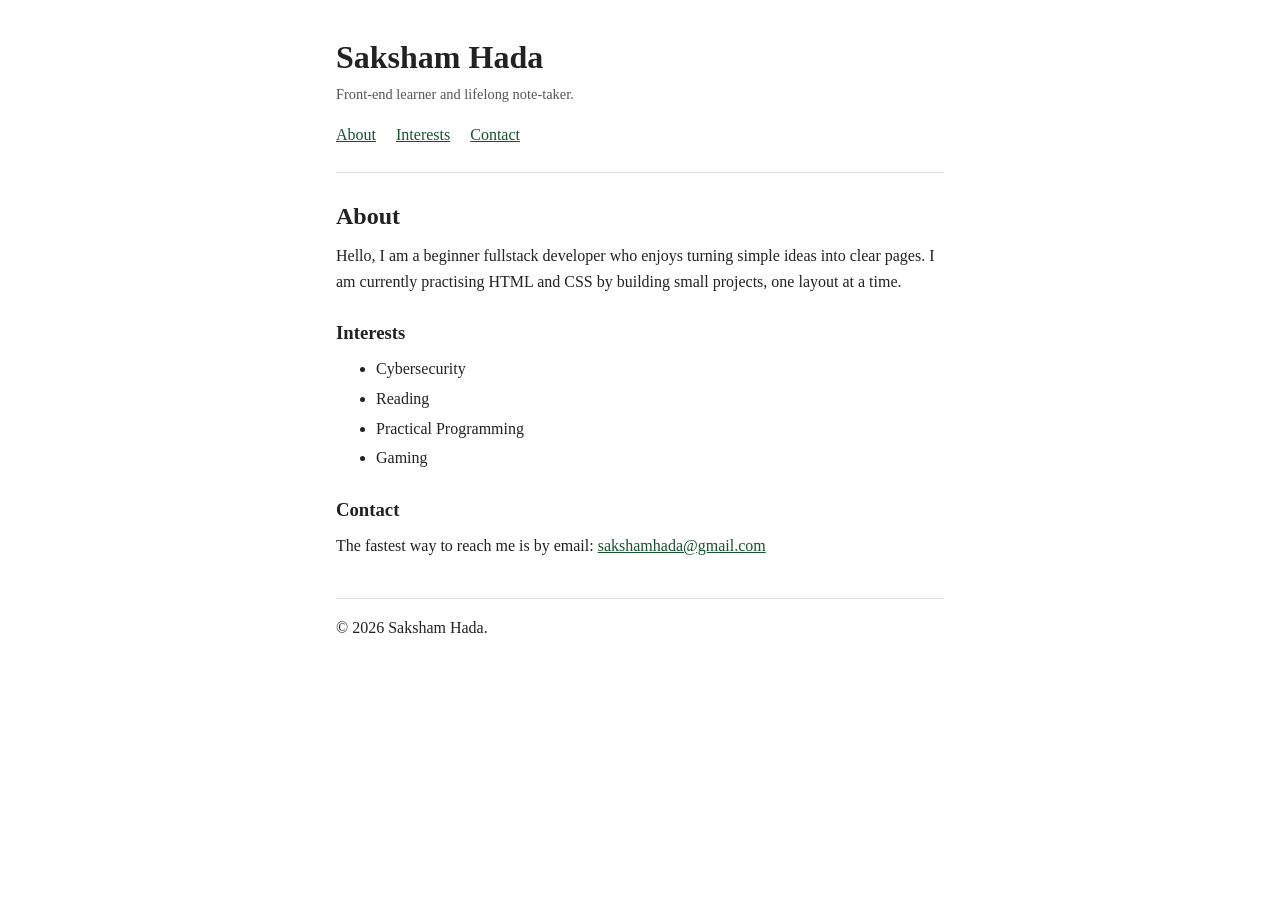
<file: p05-semantic-bio-page/index.html>
<!DOCTYPE html>
<html lang="en">

<head>
  <meta charset="utf-8">
  <meta name="viewport" content="width=device-width, initial-scale=1">
  <title>Saksham Hada — Short Bio</title>
  <link rel="stylesheet" href="style.css">
</head>

<body>
  <header>
    <h1>Saksham Hada</h1>
    <p>Front-end learner and lifelong note-taker.</p>
    <nav>
      <a href="#about">About</a>
      <a href="#interests">Interests</a>
      <a href="#contact">Contact</a>
    </nav>
  </header>

  <main>
    <article id="about">
      <h2>About</h2>
      <p>
        Hello, I am a beginner fullstack developer who enjoys turning simple ideas into
        clear pages. I am currently practising HTML and CSS by building small
        projects, one layout at a time.
      </p>

      <section id="interests">
        <h3>Interests</h3>
        <ul>
          <li>Cybersecurity</li>
          <li>Reading</li>
          <li>Practical Programming</li>
          <li>Gaming</li>
        </ul>
      </section>

      <section id="contact">
        <h3>Contact</h3>
        <p>
          The fastest way to reach me is by email:
          <a href="mailto:your.name@example.com">sakshamhada@gmail.com</a>
        </p>
      </section>
    </article>
  </main>

  <footer>
    <p>&copy; 2026 Saksham Hada.</p>
  </footer>
</body>

</html>
</file>
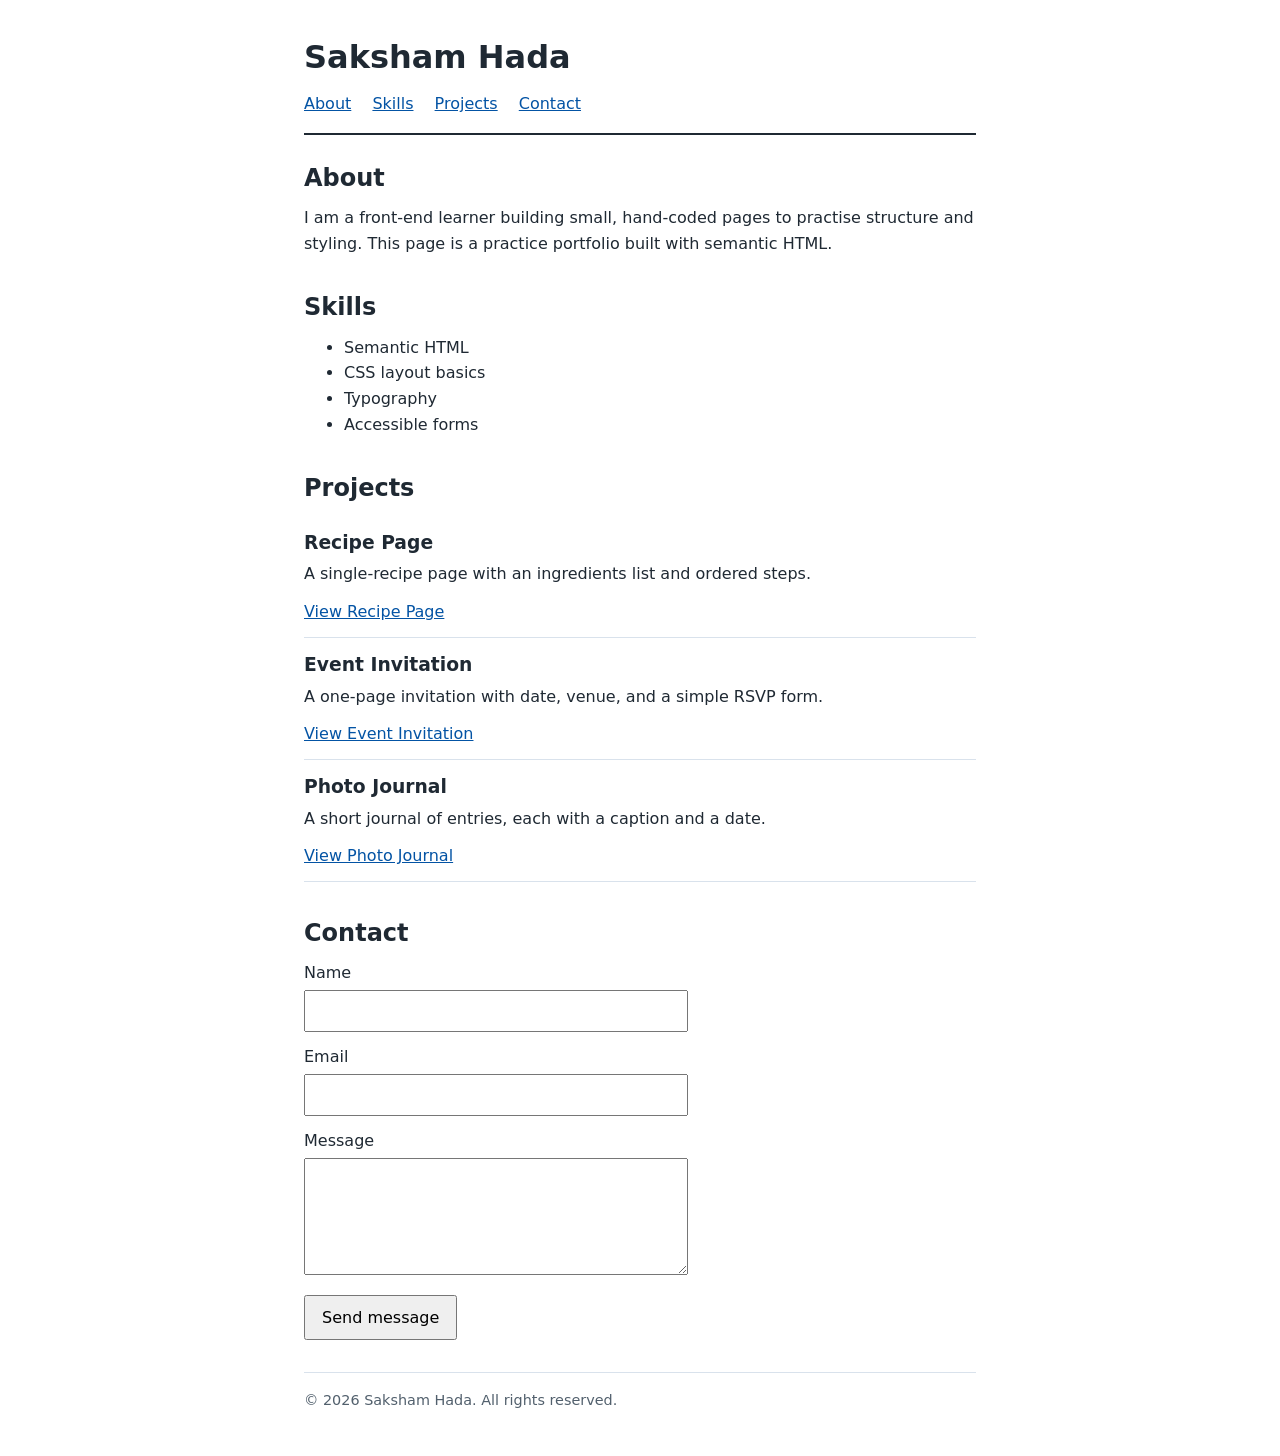
<file: p06-portfolio-structure/index.html>
<!DOCTYPE html>
<html lang="en">

<head>
  <meta charset="utf-8">
  <meta name="viewport" content="width=device-width, initial-scale=1">
  <title>Saksham Hada — Portfolio</title>
  <link rel="stylesheet" href="style.css">
</head>

<body>
  <header>
    <h1>Saksham Hada</h1>
    <nav>
      <a href="#about">About</a>
      <a href="#skills">Skills</a>
      <a href="#projects">Projects</a>
      <a href="#contact">Contact</a>
    </nav>
  </header>

  <main>
    <section id="about">
      <h2>About</h2>
      <p>
        I am a front-end learner building small, hand-coded pages to practise
        structure and styling. This page is a practice portfolio built with
        semantic HTML.
      </p>
    </section>

    <section id="skills">
      <h2>Skills</h2>
      <ul>
        <li>Semantic HTML</li>
        <li>CSS layout basics</li>
        <li>Typography</li>
        <li>Accessible forms</li>
      </ul>
    </section>

    <section id="projects">
      <h2>Projects</h2>

      <article>
        <h3>Recipe Page</h3>
        <p>A single-recipe page with an ingredients list and ordered steps.</p>
        <a href="#projects">View Recipe Page</a>
      </article>

      <article>
        <h3>Event Invitation</h3>
        <p>A one-page invitation with date, venue, and a simple RSVP form.</p>
        <a href="#projects">View Event Invitation</a>
      </article>

      <article>
        <h3>Photo Journal</h3>
        <p>A short journal of entries, each with a caption and a date.</p>
        <a href="#projects">View Photo Journal</a>
      </article>
    </section>

    <section id="contact">
      <h2>Contact</h2>
      <form action="#" method="post">
        <p>
          <label for="name">Name</label>
          <input type="text" id="name" name="name">
        </p>
        <p>
          <label for="email">Email</label>
          <input type="email" id="email" name="email">
        </p>
        <p>
          <label for="message">Message</label>
          <textarea id="message" name="message" rows="4"></textarea>
        </p>
        <button type="submit">Send message</button>
      </form>
    </section>
  </main>

  <footer>
    <p>&copy; 2026 Saksham Hada. All rights reserved.</p>
  </footer>
</body>

</html>
</file>
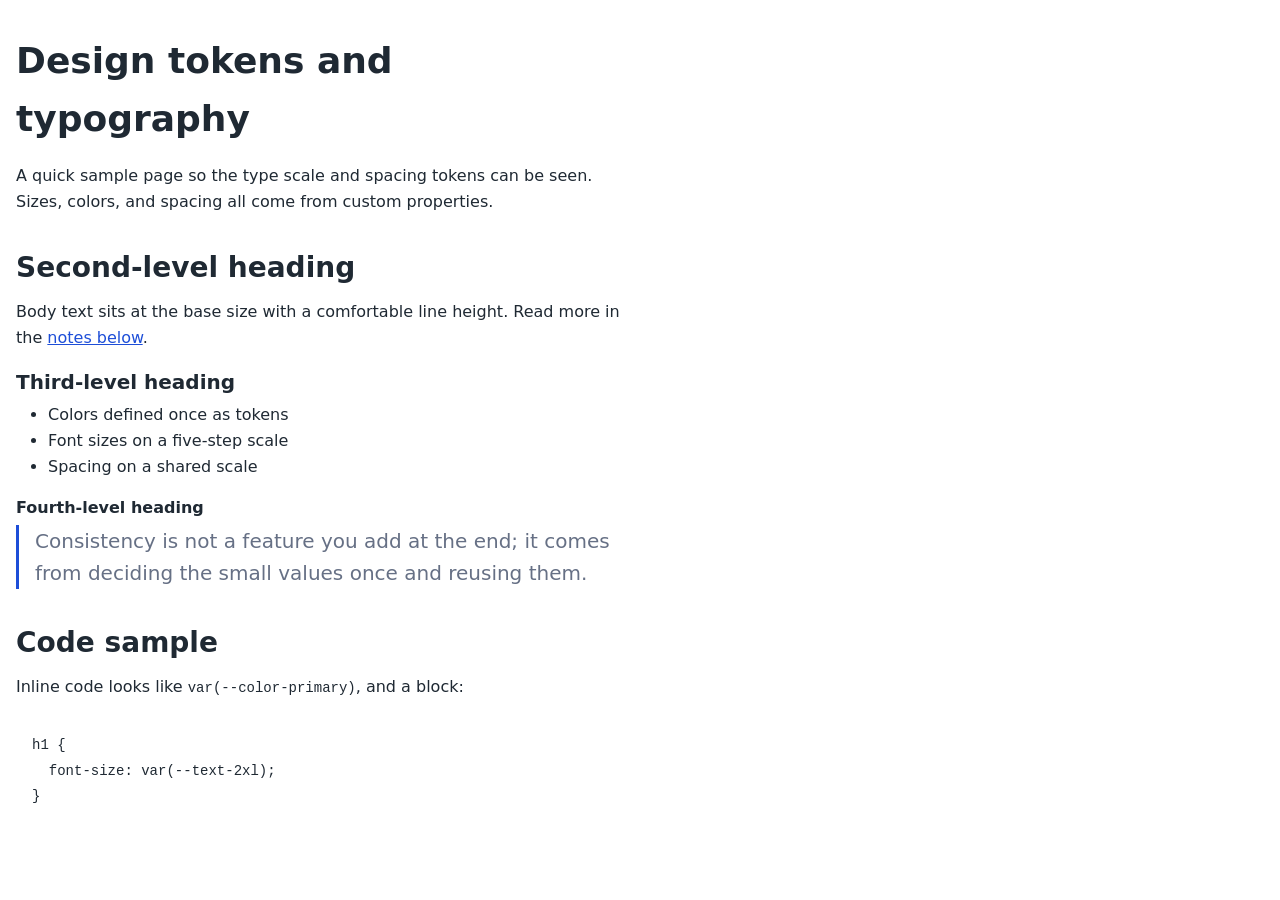
<file: p07-design-tokens-typography/index.html>
<!DOCTYPE html>
<html lang="en">

<head>
  <meta charset="utf-8">
  <meta name="viewport" content="width=device-width, initial-scale=1">
  <title>Saksham Hada — Design Tokens and Typography</title>
  <link rel="stylesheet" href="tokens.css">
  <link rel="stylesheet" href="style.css">
</head>

<body>
  <main>
    <h1>Design tokens and typography</h1>
    <p>
      A quick sample page so the type scale and spacing tokens can be seen.
      Sizes, colors, and spacing all come from custom properties.
    </p>

    <h2>Second-level heading</h2>
    <p>
      Body text sits at the base size with a comfortable line height. Read more
      in the <a href="#code">notes below</a>.
    </p>

    <h3>Third-level heading</h3>
    <ul>
      <li>Colors defined once as tokens</li>
      <li>Font sizes on a five-step scale</li>
      <li>Spacing on a shared scale</li>
    </ul>

    <h4>Fourth-level heading</h4>
    <blockquote>
      Consistency is not a feature you add at the end; it comes from deciding
      the small values once and reusing them.
    </blockquote>

    <h2 id="code">Code sample</h2>
    <p>Inline code looks like <code>var(--color-primary)</code>, and a block:</p>
    <pre><code>h1 {
  font-size: var(--text-2xl);
}</code></pre>
  </main>
</body>

</html>
</file>
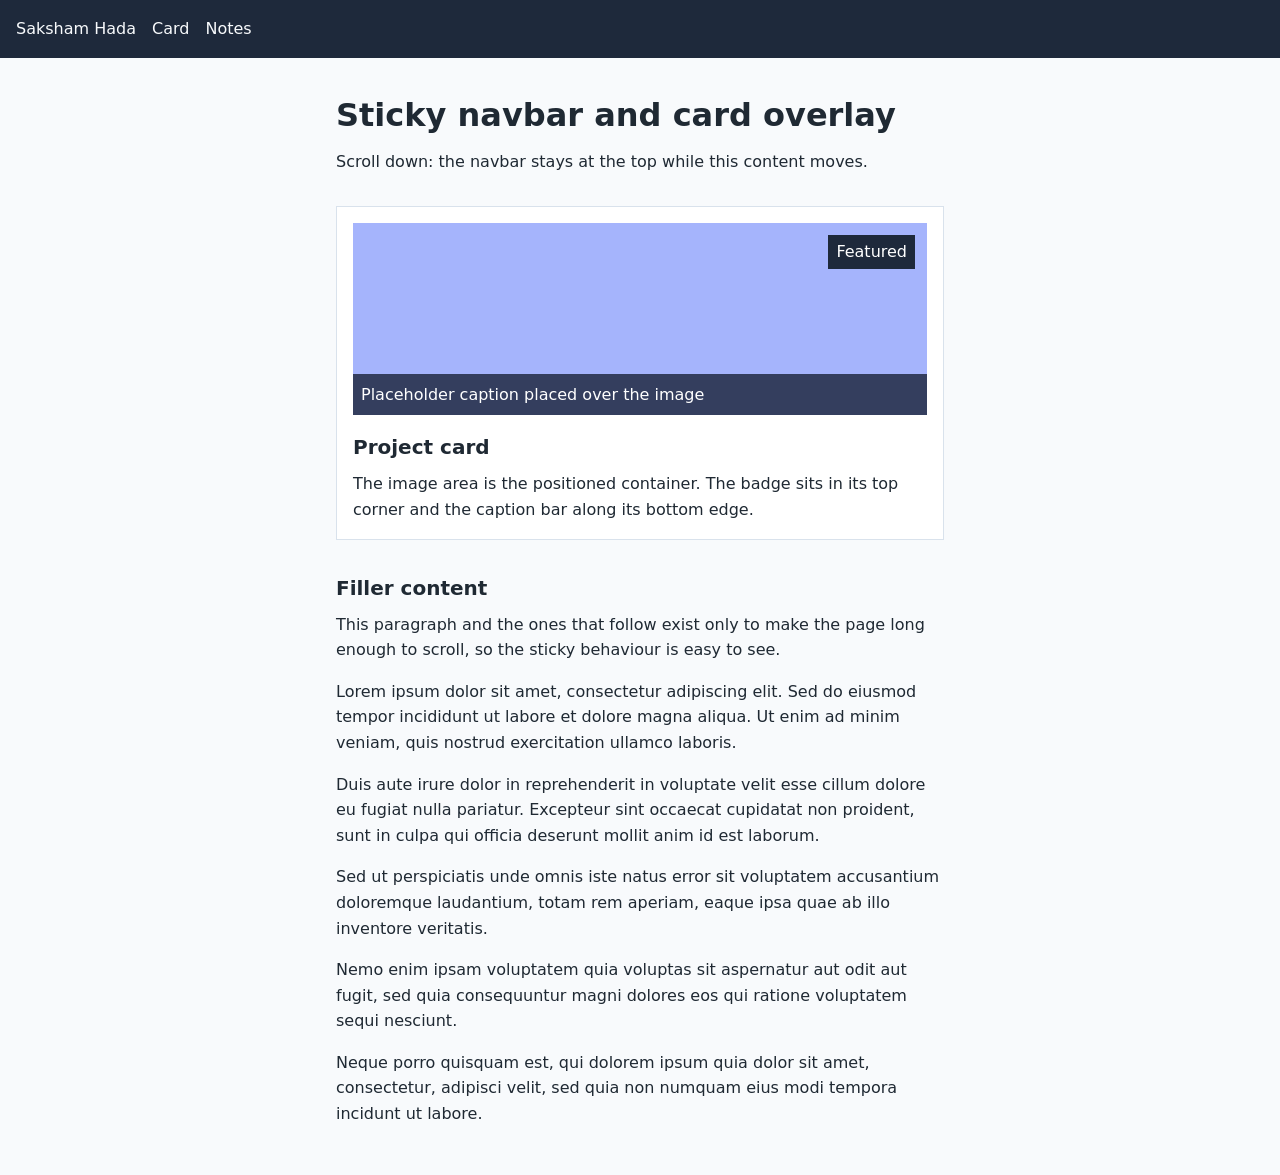
<file: p08-sticky-navbar-card-overlay/index.html>
<!DOCTYPE html>
<html lang="en">

<head>
  <meta charset="utf-8">
  <meta name="viewport" content="width=device-width, initial-scale=1">
  <title>Saksham Hada — Sticky Navbar and Card Overlay</title>
  <link rel="stylesheet" href="style.css">
</head>

<body>
  <header class="navbar">
    <nav>
      <a href="#top">Saksham Hada</a>
      <a href="#card">Card</a>
      <a href="#notes">Notes</a>
    </nav>
  </header>

  <main id="top">
    <h1>Sticky navbar and card overlay</h1>
    <p>Scroll down: the navbar stays at the top while this content moves.</p>

    <article class="card" id="card">
      <div class="card-image" role="img" aria-label="Placeholder colored image area">
        <span class="badge">Featured</span>
        <p class="caption">Placeholder caption placed over the image</p>
      </div>
      <h2>Project card</h2>
      <p>
        The image area is the positioned container. The badge sits in its top
        corner and the caption bar along its bottom edge.
      </p>
    </article>

    <section id="notes">
      <h2>Filler content</h2>
      <p>
        This paragraph and the ones that follow exist only to make the page long
        enough to scroll, so the sticky behaviour is easy to see.
      </p>
      <p>
        Lorem ipsum dolor sit amet, consectetur adipiscing elit. Sed do eiusmod
        tempor incididunt ut labore et dolore magna aliqua. Ut enim ad minim
        veniam, quis nostrud exercitation ullamco laboris.
      </p>
      <p>
        Duis aute irure dolor in reprehenderit in voluptate velit esse cillum
        dolore eu fugiat nulla pariatur. Excepteur sint occaecat cupidatat non
        proident, sunt in culpa qui officia deserunt mollit anim id est laborum.
      </p>
      <p>
        Sed ut perspiciatis unde omnis iste natus error sit voluptatem
        accusantium doloremque laudantium, totam rem aperiam, eaque ipsa quae ab
        illo inventore veritatis.
      </p>
      <p>
        Nemo enim ipsam voluptatem quia voluptas sit aspernatur aut odit aut
        fugit, sed quia consequuntur magni dolores eos qui ratione voluptatem
        sequi nesciunt.
      </p>
      <p>
        Neque porro quisquam est, qui dolorem ipsum quia dolor sit amet,
        consectetur, adipisci velit, sed quia non numquam eius modi tempora
        incidunt ut labore.
      </p>
    </section>
  </main>
</body>

</html>
</file>
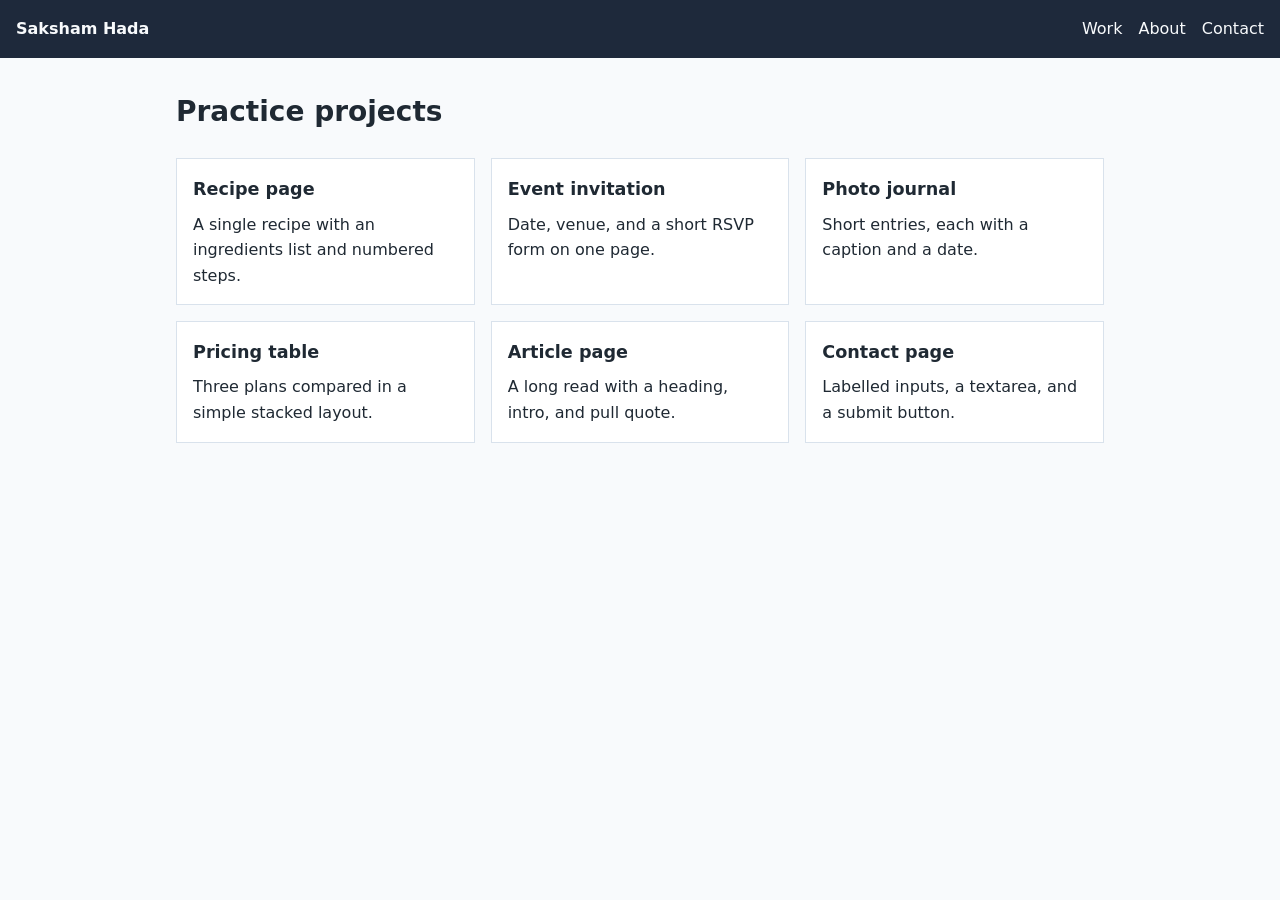
<file: p09-responsive-navbar-card-grid/index.html>
<!DOCTYPE html>
<html lang="en">

<head>
  <meta charset="utf-8">
  <meta name="viewport" content="width=device-width, initial-scale=1">
  <title>Saksham Hada — Responsive Navbar and Card Grid</title>
  <link rel="stylesheet" href="style.css">
</head>

<body>
  <header class="navbar">
    <a class="logo" href="#">Saksham Hada</a>
    <nav class="nav-links">
      <a href="#">Work</a>
      <a href="#">About</a>
      <a href="#">Contact</a>
    </nav>
  </header>

  <main>
    <h1>Practice projects</h1>

    <section class="cards">
      <article class="card">
        <h2>Recipe page</h2>
        <p>A single recipe with an ingredients list and numbered steps.</p>
      </article>
      <article class="card">
        <h2>Event invitation</h2>
        <p>Date, venue, and a short RSVP form on one page.</p>
      </article>
      <article class="card">
        <h2>Photo journal</h2>
        <p>Short entries, each with a caption and a date.</p>
      </article>
      <article class="card">
        <h2>Pricing table</h2>
        <p>Three plans compared in a simple stacked layout.</p>
      </article>
      <article class="card">
        <h2>Article page</h2>
        <p>A long read with a heading, intro, and pull quote.</p>
      </article>
      <article class="card">
        <h2>Contact page</h2>
        <p>Labelled inputs, a textarea, and a submit button.</p>
      </article>
    </section>
  </main>
</body>

</html>
</file>
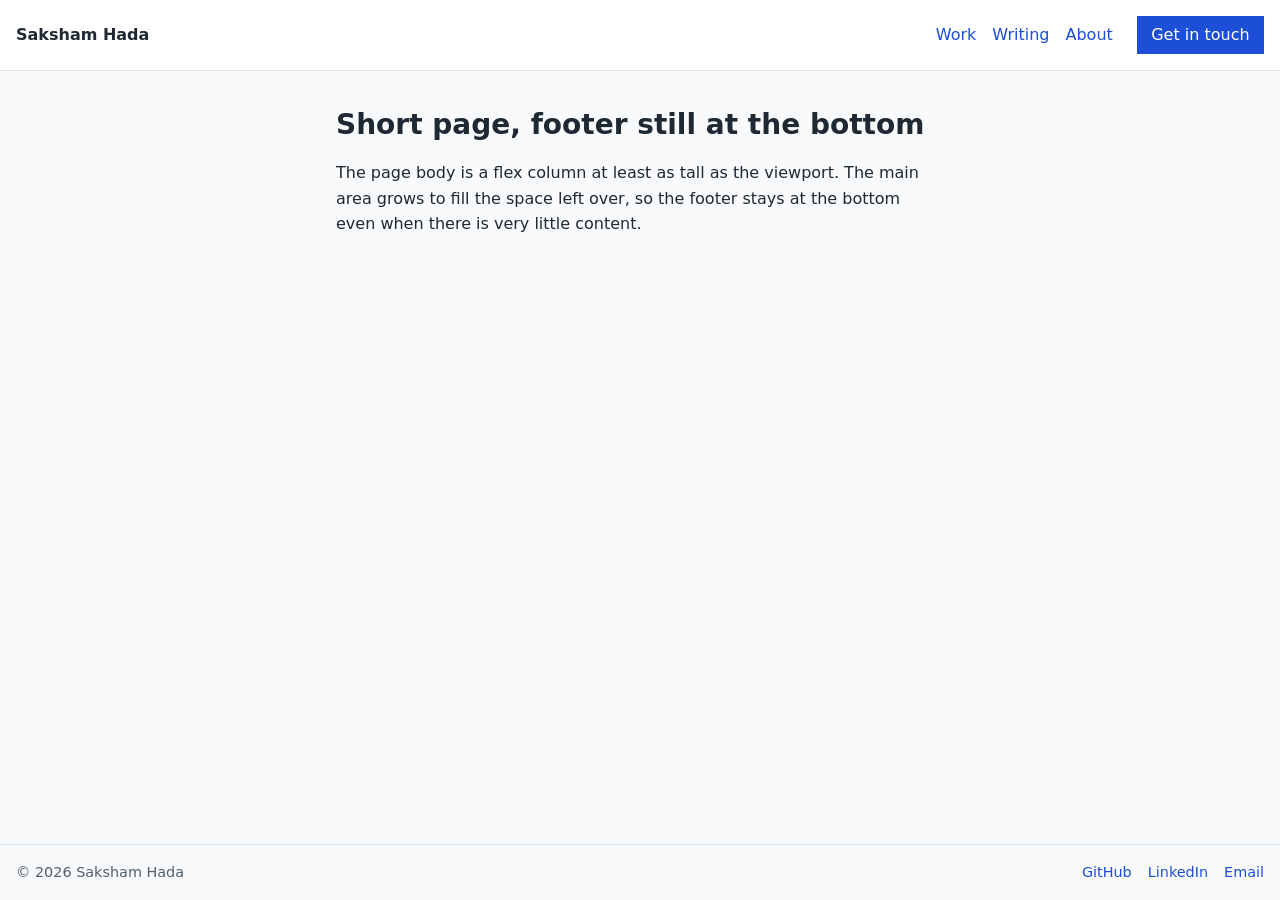
<file: p10-header-footer-flexbox/index.html>
<!DOCTYPE html>
<html lang="en">

<head>
  <meta charset="utf-8">
  <meta name="viewport" content="width=device-width, initial-scale=1">
  <title>Saksham Hada — Header and Footer with Flexbox</title>
  <link rel="stylesheet" href="style.css">
</head>

<body>
  <header class="site-header">
    <a class="logo" href="#">Saksham Hada</a>
    <nav class="site-nav">
      <a href="#">Work</a>
      <a href="#">Writing</a>
      <a href="#">About</a>
    </nav>
    <a class="cta" href="mailto:your.name@example.com">Get in touch</a>
  </header>

  <main>
    <h1>Short page, footer still at the bottom</h1>
    <p>
      The page body is a flex column at least as tall as the viewport. The main
      area grows to fill the space left over, so the footer stays at the bottom
      even when there is very little content.
    </p>
  </main>

  <footer class="site-footer">
    <p>&copy; 2026 Saksham Hada</p>
    <nav class="footer-links">
      <a href="#">GitHub</a>
      <a href="#">LinkedIn</a>
      <a href="#">Email</a>
    </nav>
  </footer>
</body>

</html>
</file>
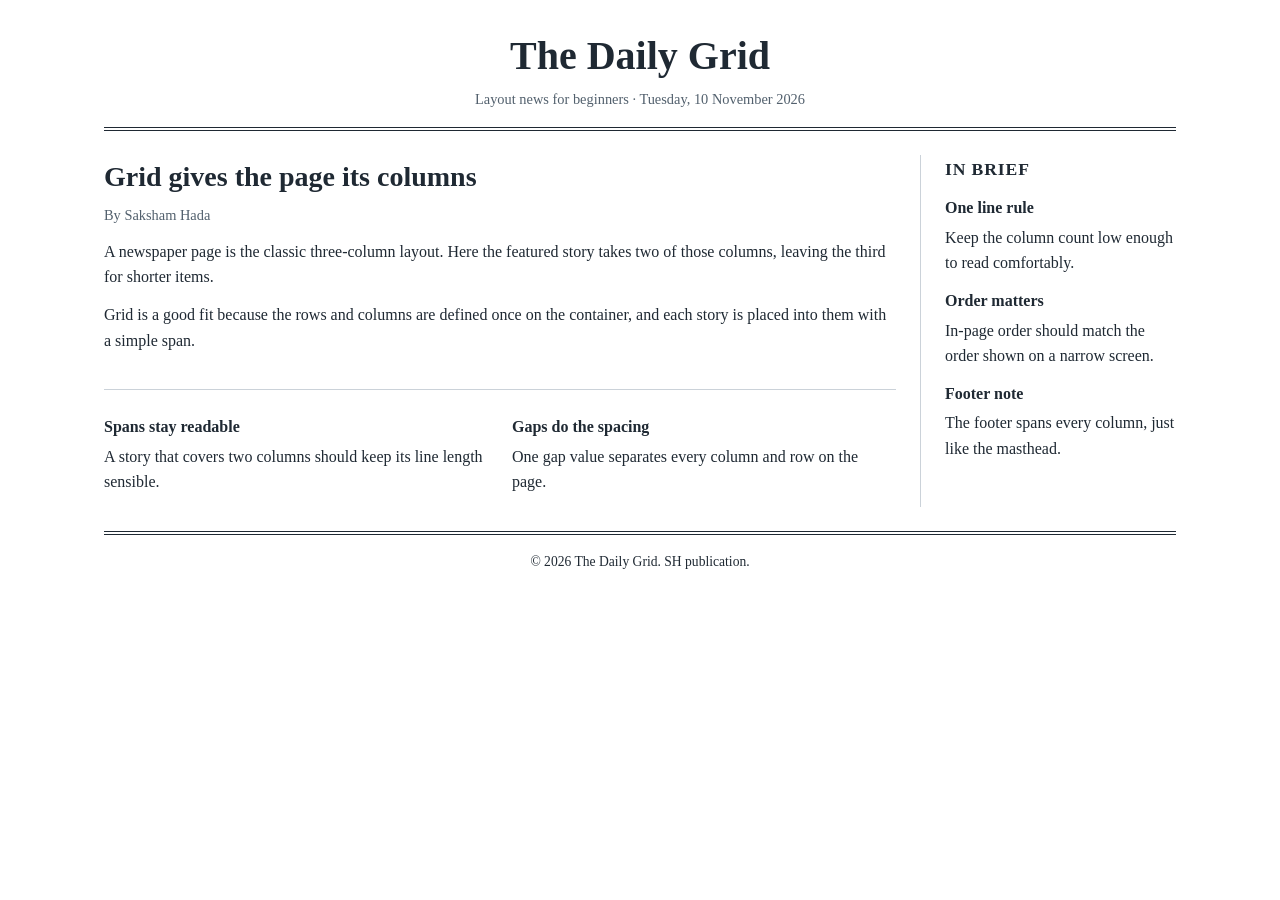
<file: p11-newspaper-grid-layout/index.html>
<!DOCTYPE html>
<html lang="en">

<head>
  <meta charset="utf-8">
  <meta name="viewport" content="width=device-width, initial-scale=1">
  <title>The Daily Grid — Newspaper Layout</title>
  <link rel="stylesheet" href="style.css">
</head>

<body>
  <header class="masthead">
    <h1>The Daily Grid</h1>
    <p class="tagline">Layout news for beginners &middot; Tuesday, 10 November 2026</p>
  </header>

  <main>
    <article class="featured">
      <h2>Grid gives the page its columns</h2>
      <p class="byline">By Saksham Hada</p>
      <p>
        A newspaper page is the classic three-column layout. Here the featured
        story takes two of those columns, leaving the third for shorter items.
      </p>
      <p>
        Grid is a good fit because the rows and columns are defined once on the
        container, and each story is placed into them with a simple span.
      </p>
    </article>

    <article class="story">
      <h3>Spans stay readable</h3>
      <p>A story that covers two columns should keep its line length sensible.</p>
    </article>

    <article class="story">
      <h3>Gaps do the spacing</h3>
      <p>One gap value separates every column and row on the page.</p>
    </article>
  </main>

  <aside class="sidebar">
    <h2>In brief</h2>
    <h3>One line rule</h3>
    <p>Keep the column count low enough to read comfortably.</p>
    <h3>Order matters</h3>
    <p>In-page order should match the order shown on a narrow screen.</p>
    <h3>Footer note</h3>
    <p>The footer spans every column, just like the masthead.</p>
  </aside>

  <footer>
    <p>&copy; 2026 The Daily Grid. SH publication.</p>
  </footer>
</body>

</html>
</file>
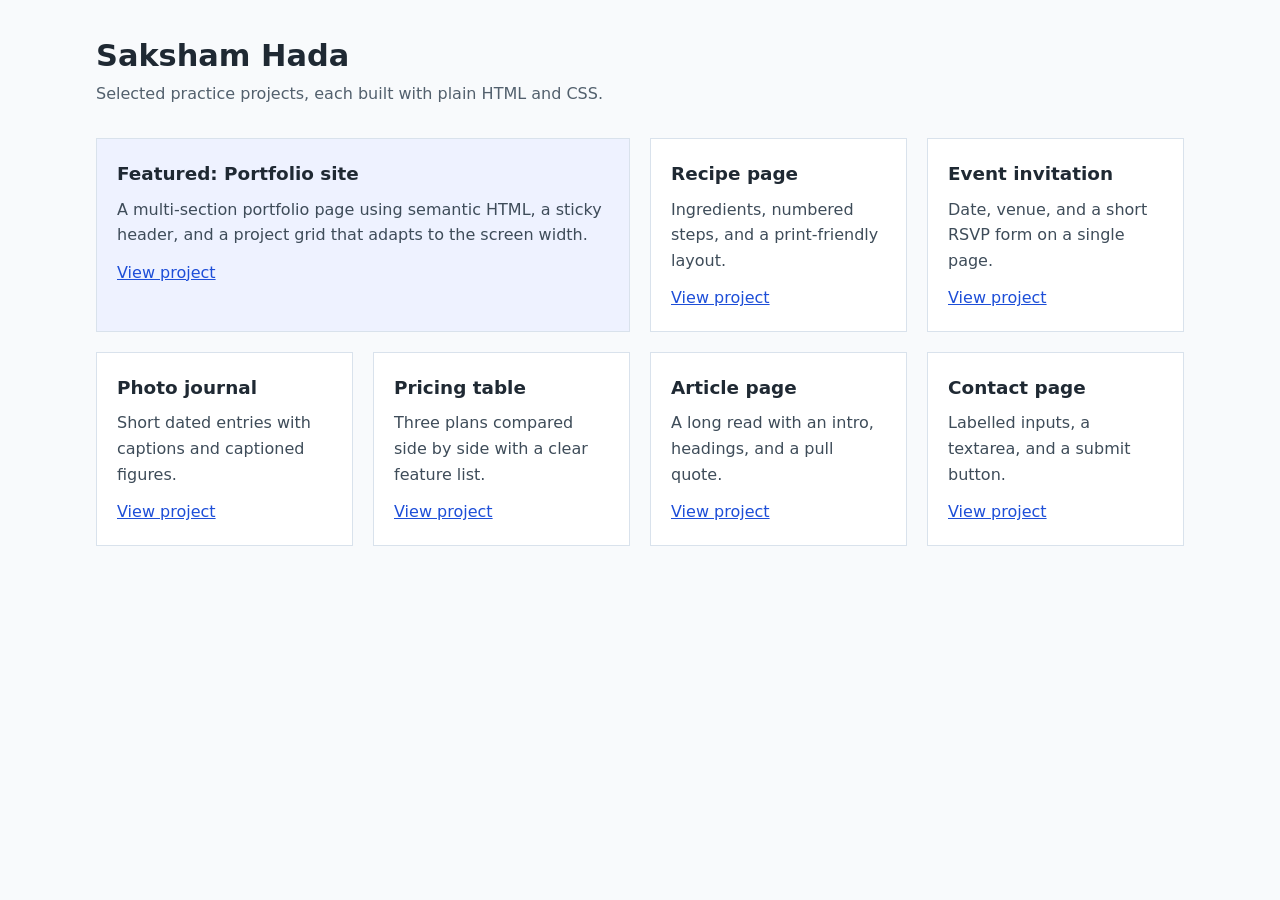
<file: p12-portfolio-projects-grid/index.html>
<!DOCTYPE html>
<html lang="en">

<head>
  <meta charset="utf-8">
  <meta name="viewport" content="width=device-width, initial-scale=1">
  <title>Saksham Hada — Projects Grid</title>
  <link rel="stylesheet" href="style.css">
</head>

<body>
  <header>
    <h1>Saksham Hada</h1>
    <p>Selected practice projects, each built with plain HTML and CSS.</p>
  </header>

  <main class="projects">
    <article class="card featured">
      <h2>Featured: Portfolio site</h2>
      <p>
        A multi-section portfolio page using semantic HTML, a sticky header, and
        a project grid that adapts to the screen width.
      </p>
      <a href="#">View project</a>
    </article>

    <article class="card">
      <h2>Recipe page</h2>
      <p>Ingredients, numbered steps, and a print-friendly layout.</p>
      <a href="#">View project</a>
    </article>

    <article class="card">
      <h2>Event invitation</h2>
      <p>Date, venue, and a short RSVP form on a single page.</p>
      <a href="#">View project</a>
    </article>

    <article class="card">
      <h2>Photo journal</h2>
      <p>Short dated entries with captions and captioned figures.</p>
      <a href="#">View project</a>
    </article>

    <article class="card">
      <h2>Pricing table</h2>
      <p>Three plans compared side by side with a clear feature list.</p>
      <a href="#">View project</a>
    </article>

    <article class="card">
      <h2>Article page</h2>
      <p>A long read with an intro, headings, and a pull quote.</p>
      <a href="#">View project</a>
    </article>

    <article class="card">
      <h2>Contact page</h2>
      <p>Labelled inputs, a textarea, and a submit button.</p>
      <a href="#">View project</a>
    </article>
  </main>
</body>

</html>
</file>
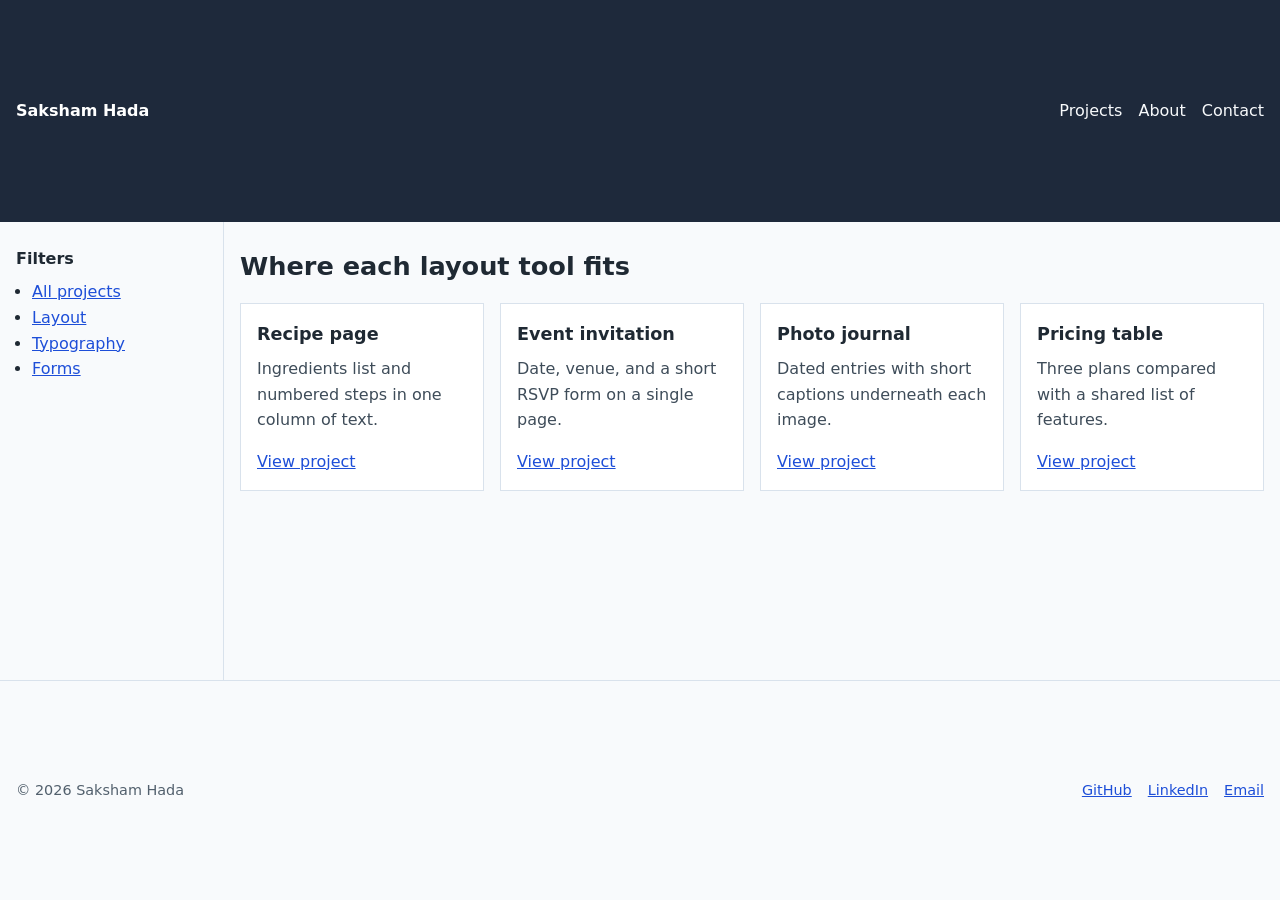
<file: p13-flexbox-vs-grid/index.html>
<!DOCTYPE html>
<html lang="en">

<head>
  <meta charset="utf-8">
  <meta name="viewport" content="width=device-width, initial-scale=1">
  <title>Saksham Hada — Flexbox vs Grid</title>
  <link rel="stylesheet" href="style.css">
</head>

<body>
  <header class="site-header">
    <p class="logo">Saksham Hada</p>
    <nav class="nav-links">
      <a href="#">Projects</a>
      <a href="#">About</a>
      <a href="#">Contact</a>
    </nav>
  </header>

  <aside class="sidebar">
    <h2>Filters</h2>
    <ul>
      <li><a href="#">All projects</a></li>
      <li><a href="#">Layout</a></li>
      <li><a href="#">Typography</a></li>
      <li><a href="#">Forms</a></li>
    </ul>
  </aside>

  <main>
    <h1>Where each layout tool fits</h1>
    <section class="cards">
      <article class="card">
        <h2>Recipe page</h2>
        <p>Ingredients list and numbered steps in one column of text.</p>
        <a href="#">View project</a>
      </article>
      <article class="card">
        <h2>Event invitation</h2>
        <p>Date, venue, and a short RSVP form on a single page.</p>
        <a href="#">View project</a>
      </article>
      <article class="card">
        <h2>Photo journal</h2>
        <p>Dated entries with short captions underneath each image.</p>
        <a href="#">View project</a>
      </article>
      <article class="card">
        <h2>Pricing table</h2>
        <p>Three plans compared with a shared list of features.</p>
        <a href="#">View project</a>
      </article>
    </section>
  </main>

  <footer class="site-footer">
    <p>&copy; 2026 Saksham Hada</p>
    <nav class="footer-links">
      <a href="#">GitHub</a>
      <a href="#">LinkedIn</a>
      <a href="#">Email</a>
    </nav>
  </footer>
</body>

</html>
</file>
<file: p05-semantic-bio-page/style.css>
* {
  box-sizing: border-box;
  margin: 0;
}

body {
  font-family: Georgia, "Times New Roman", serif;
  max-width: 40em;
  margin: 0 auto;
  padding: 2rem 1rem;
  line-height: 1.6;
  color: #222;
}

header {
  padding-bottom: 1.5rem;
  border-bottom: 1px solid #ddd;
}

header p {
  font-size: 0.9rem;
  color: #555;
}

nav {
  margin-top: 0.75rem;
}

nav a {
  margin-right: 1rem;
}

main {
  padding: 1.5rem 0;
}

h2 {
  margin-bottom: 0.5rem;
}

h3 {
  margin: 1.5rem 0 0.5rem;
}

p {
  margin-bottom: 1rem;
}

li {
  margin-bottom: 0.25rem;
}

a {
  color: #14532d;
}

footer {
  padding-top: 1rem;
  border-top: 1px solid #ddd;
}
</file>
<file: p06-portfolio-structure/style.css>
* {
  box-sizing: border-box;
  margin: 0;
}

body {
  font-family: system-ui, Arial, sans-serif;
  max-width: 44em;
  margin: 0 auto;
  padding: 2rem 1rem;
  line-height: 1.6;
  color: #1f2933;
}

header {
  padding-bottom: 1rem;
  border-bottom: 2px solid #1f2933;
}

nav {
  margin-top: 0.5rem;
}

nav a {
  margin-right: 1rem;
}

section {
  margin: 1.5rem 0 2rem;
}

h2 {
  margin-bottom: 0.5rem;
}

h3 {
  margin-bottom: 0.25rem;
}

p {
  margin-bottom: 0.75rem;
}

article {
  padding: 0.75rem 0;
  border-bottom: 1px solid #d9e2ec;
}

a {
  color: #0353a4;
}

label {
  display: block;
  margin-bottom: 0.25rem;
}

input,
textarea {
  width: 100%;
  max-width: 24em;
  padding: 0.4rem;
  font: inherit;
}

button {
  padding: 0.5rem 1rem;
  font: inherit;
}

footer {
  padding-top: 1rem;
  border-top: 1px solid #d9e2ec;
  font-size: 0.9rem;
  color: #52606d;
}
</file>
<file: p07-design-tokens-typography/tokens.css>
:root {
  /* Colors */
  --color-primary: #1d4ed8;
  --color-text: #1f2933;
  --color-background: #ffffff;
  --color-muted: #667085;

  /* Font families */
  --font-sans: system-ui, Arial, sans-serif;
  --font-mono: "Courier New", Courier, monospace;

  /* Font-size scale */
  --text-sm: 0.875rem;
  --text-base: 1rem;
  --text-lg: 1.25rem;
  --text-xl: 1.75rem;
  --text-2xl: 2.25rem;

  /* Spacing scale */
  --space-xs: 0.25rem;
  --space-sm: 0.5rem;
  --space-md: 1rem;
  --space-lg: 2rem;
  --space-xl: 3rem;

  /* Line height */
  --line-height: 1.6;
}
</file>
<file: p07-design-tokens-typography/style.css>
/* Every color, size, spacing value, and family comes from tokens.css */
body {
  margin: 0;
  padding: var(--space-lg) var(--space-md);
  background-color: var(--color-background);
  color: var(--color-text);
  font-family: var(--font-sans);
  font-size: var(--text-base);
  line-height: var(--line-height);
}

main {
  max-width: 38em;
}

h1 {
  margin: 0 0 var(--space-md);
  font-size: var(--text-2xl);
}

h2 {
  margin: var(--space-lg) 0 var(--space-sm);
  font-size: var(--text-xl);
}

h3 {
  margin: var(--space-md) 0 var(--space-xs);
  font-size: var(--text-lg);
}

h4 {
  margin: var(--space-md) 0 var(--space-xs);
  font-size: var(--text-base);
}

p,
ul,
blockquote,
pre {
  margin: 0 0 var(--space-md);
}

a {
  color: var(--color-primary);
}

blockquote {
  padding-left: var(--space-md);
  border-left: 3px solid var(--color-primary);
  color: var(--color-muted);
  font-size: var(--text-lg);
}

code {
  font-family: var(--font-mono);
  font-size: var(--text-sm);
}

pre {
  padding: var(--space-md);
  overflow-x: auto;
}

ul {
  padding-left: var(--space-lg);
}
</file>
<file: p08-sticky-navbar-card-overlay/style.css>
* {
  box-sizing: border-box;
  margin: 0;
}

body {
  font-family: system-ui, Arial, sans-serif;
  line-height: 1.6;
  color: #1f2933;
  background-color: #f8fafc;
}

.navbar {
  position: sticky;
  top: 0;
  padding: 1rem;
  background-color: #1e293b;
  z-index: 100;
}

.navbar nav {
  display: flex;
  gap: 1rem;
}

.navbar a {
  color: #f8fafc;
  text-decoration: none;
}

main {
  max-width: 40em;
  margin: 0 auto;
  padding: 2rem 1rem;
}

h1 {
  margin-bottom: 0.5rem;
}

h2 {
  font-size: 1.25rem;
  margin: 1rem 0 0.5rem;
}

.card {
  margin: 2rem 0;
  padding: 1rem;
  background-color: #ffffff;
  border: 1px solid #d9e2ec;
}

.card-image {
  position: relative;
  height: 12rem;
  background-color: #a5b4fc;
}

.badge {
  position: absolute;
  top: 0.75rem;
  right: 0.75rem;
  padding: 0.25rem 0.5rem;
  background-color: #1e293b;
  color: #ffffff;
}

.caption {
  position: absolute;
  left: 0;
  right: 0;
  bottom: 0;
  padding: 0.5rem;
  background-color: rgba(15, 23, 42, 0.75);
  color: #ffffff;
}

#notes p {
  margin-bottom: 1rem;
}
</file>
<file: p09-responsive-navbar-card-grid/style.css>
* {
  box-sizing: border-box;
  margin: 0;
}

body {
  font-family: system-ui, Arial, sans-serif;
  line-height: 1.6;
  color: #1f2933;
  background-color: #f8fafc;
}

.navbar {
  display: flex;
  justify-content: space-between;
  align-items: center;
  gap: 1rem;
  padding: 1rem;
  background-color: #1e293b;
}

.navbar a {
  color: #f8fafc;
  text-decoration: none;
}

.logo {
  font-weight: bold;
}

.nav-links {
  display: flex;
  gap: 1rem;
}

main {
  max-width: 60em;
  margin: 0 auto;
  padding: 2rem 1rem;
}

h1 {
  font-size: 1.75rem;
  margin-bottom: 1.5rem;
}

.cards {
  display: flex;
  flex-wrap: wrap;
  gap: 1rem;
}

.card {
  flex: 1 1 250px;
  padding: 1rem;
  background-color: #ffffff;
  border: 1px solid #d9e2ec;
}

.card h2 {
  font-size: 1.1rem;
  margin-bottom: 0.5rem;
}

@media (max-width: 600px) {
  .navbar {
    flex-direction: column;
    align-items: flex-start;
  }
}
</file>
<file: p10-header-footer-flexbox/style.css>
* {
  box-sizing: border-box;
  margin: 0;
}

body {
  display: flex;
  flex-direction: column;
  min-height: 100vh;
  font-family: system-ui, Arial, sans-serif;
  line-height: 1.6;
  color: #1f2933;
  background-color: #f8fafc;
}

.site-header {
  display: flex;
  justify-content: space-between;
  align-items: center;
  gap: 1.5rem;
  padding: 1rem;
  background-color: #ffffff;
  border-bottom: 1px solid #d9e2ec;
}

.logo {
  font-weight: bold;
  color: #1f2933;
  text-decoration: none;
}

.site-nav {
  display: flex;
  gap: 1rem;
  margin-left: auto;
}

.site-nav a,
.footer-links a {
  color: #1d4ed8;
  text-decoration: none;
}

.cta {
  padding: 0.4rem 0.9rem;
  background-color: #1d4ed8;
  color: #ffffff;
  text-decoration: none;
}

main {
  flex: 1;
  max-width: 40em;
  width: 100%;
  margin: 0 auto;
  padding: 2rem 1rem;
}

h1 {
  font-size: 1.75rem;
  margin-bottom: 0.75rem;
}

.site-footer {
  display: flex;
  flex-wrap: wrap;
  justify-content: space-between;
  align-items: center;
  gap: 0.5rem 1rem;
  padding: 1rem;
  font-size: 0.9rem;
  color: #52606d;
  border-top: 1px solid #d9e2ec;
}

.footer-links {
  display: flex;
  flex-wrap: wrap;
  gap: 1rem;
}
</file>
<file: p11-newspaper-grid-layout/style.css>
* {
  box-sizing: border-box;
  margin: 0;
}

body {
  display: grid;
  grid-template-columns: 1fr 2fr 1fr;
  gap: 1.5rem;
  max-width: 70em;
  margin: 0 auto;
  padding: 1.5rem;
  font-family: Georgia, "Times New Roman", serif;
  line-height: 1.6;
  color: #1f2933;
}

.masthead,
footer {
  grid-column: 1 / -1;
}

.masthead {
  padding-bottom: 1rem;
  border-bottom: 4px double #1f2933;
  text-align: center;
}

.masthead h1 {
  font-size: 2.5rem;
}

.tagline,
.byline {
  font-size: 0.9rem;
  color: #52606d;
}

/* Main takes two of the three columns, so the lead story spans two columns */
main {
  grid-column: 1 / span 2;
  display: grid;
  grid-template-columns: 1fr 1fr;
  gap: 1.5rem;
}

.featured {
  grid-column: span 2;
  padding-bottom: 1.5rem;
  border-bottom: 1px solid #cbd2d9;
}

.featured h2 {
  font-size: 1.75rem;
  margin-bottom: 0.25rem;
}

.featured p,
.story p,
.sidebar p {
  margin-bottom: 0.75rem;
}

.story h3,
.sidebar h3 {
  font-size: 1rem;
  margin-bottom: 0.25rem;
}

.sidebar {
  grid-column: 3;
  padding-left: 1.5rem;
  border-left: 1px solid #cbd2d9;
}

.sidebar h2 {
  font-size: 1.1rem;
  text-transform: uppercase;
  letter-spacing: 0.05em;
  margin-bottom: 0.75rem;
}

footer {
  padding-top: 1rem;
  border-top: 4px double #1f2933;
  font-size: 0.85rem;
  text-align: center;
}

/* Single column on small screens */
@media (max-width: 700px) {

  body,
  main {
    grid-template-columns: 1fr;
  }

  main,
  .featured,
  .sidebar {
    grid-column: auto;
  }

  .sidebar {
    padding: 1rem 0 0;
    border-left: 0;
    border-top: 1px solid #cbd2d9;
  }
}
</file>
<file: p12-portfolio-projects-grid/style.css>
* {
  box-sizing: border-box;
  margin: 0;
}

body {
  font-family: system-ui, Arial, sans-serif;
  line-height: 1.6;
  color: #1f2933;
  background-color: #f8fafc;
}

header {
  max-width: 70em;
  margin: 0 auto;
  padding: 2rem 1rem 1rem;
}

header h1 {
  font-size: 1.9rem;
}

header p {
  color: #52606d;
}

/* auto-fit plus minmax handles the responsive column count */
.projects {
  display: grid;
  grid-template-columns: repeat(auto-fit, minmax(250px, 1fr));
  gap: 1.25rem;
  max-width: 70em;
  margin: 0 auto;
  padding: 1rem;
}

.card {
  padding: 1.25rem;
  background-color: #ffffff;
  border: 1px solid #d9e2ec;
}

.card h2 {
  font-size: 1.15rem;
  margin-bottom: 0.5rem;
}

.card p {
  margin-bottom: 0.75rem;
  color: #3e4c59;
}

.card a {
  color: #1d4ed8;
}

.featured {
  grid-column: span 2;
  background-color: #eef2ff;
}

/* One column left: keep the featured card inside it */
@media (max-width: 600px) {
  .featured {
    grid-column: auto;
  }
}
</file>
<file: p13-flexbox-vs-grid/style.css>
* {
  box-sizing: border-box;
  margin: 0;
}

/* Grid: two-dimensional page skeleton with named areas */
body {
  display: grid;
  grid-template-columns: 14rem 1fr;
  grid-template-areas:
    "header header"
    "sidebar main"
    "footer footer";
  min-height: 100vh;
  font-family: system-ui, Arial, sans-serif;
  line-height: 1.6;
  color: #1f2933;
  background-color: #f8fafc;
}

.site-header {
  grid-area: header;
  /* Flexbox: one row of items aligned along a single axis */
  display: flex;
  align-items: center;
  gap: 1.5rem;
  padding: 1rem;
  background-color: #1e293b;
}

.logo {
  color: #ffffff;
  font-weight: bold;
}

.nav-links {
  /* Flexbox: links sit in a row and push to the right */
  display: flex;
  gap: 1rem;
  margin-left: auto;
}

.nav-links a {
  color: #f8fafc;
  text-decoration: none;
}

.sidebar {
  grid-area: sidebar;
  padding: 1.5rem 1rem;
  border-right: 1px solid #d9e2ec;
}

.sidebar h2 {
  font-size: 1rem;
  margin-bottom: 0.5rem;
}

.sidebar ul {
  padding-left: 1rem;
}

.sidebar a {
  color: #1d4ed8;
}

main {
  grid-area: main;
  padding: 1.5rem 1rem;
}

main h1 {
  font-size: 1.6rem;
  margin-bottom: 1rem;
}

.cards {
  /* Grid: cards line up in rows and columns of equal width */
  display: grid;
  grid-template-columns: repeat(auto-fit, minmax(240px, 1fr));
  gap: 1rem;
}

.card {
  /* Flexbox: stack card content and push the link to the bottom */
  display: flex;
  flex-direction: column;
  padding: 1rem;
  background-color: #ffffff;
  border: 1px solid #d9e2ec;
}

.card h2 {
  font-size: 1.1rem;
  margin-bottom: 0.5rem;
}

.card p {
  margin-bottom: 1rem;
  color: #3e4c59;
}

.card a {
  margin-top: auto;
  color: #1d4ed8;
}

.site-footer {
  grid-area: footer;
  /* Flexbox: a single row of copyright text and links */
  display: flex;
  flex-wrap: wrap;
  justify-content: space-between;
  align-items: center;
  gap: 0.5rem 1rem;
  padding: 1rem;
  font-size: 0.9rem;
  color: #52606d;
  border-top: 1px solid #d9e2ec;
}

.footer-links {
  /* Flexbox: short list of links in a row */
  display: flex;
  gap: 1rem;
}

.footer-links a {
  color: #1d4ed8;
}

/* One media query: stack the skeleton and the sidebar */
@media (max-width: 700px) {
  body {
    grid-template-columns: 1fr;
    grid-template-areas:
      "header"
      "sidebar"
      "main"
      "footer";
  }

  .sidebar {
    border-right: 0;
    border-bottom: 1px solid #d9e2ec;
  }
}
</file>
